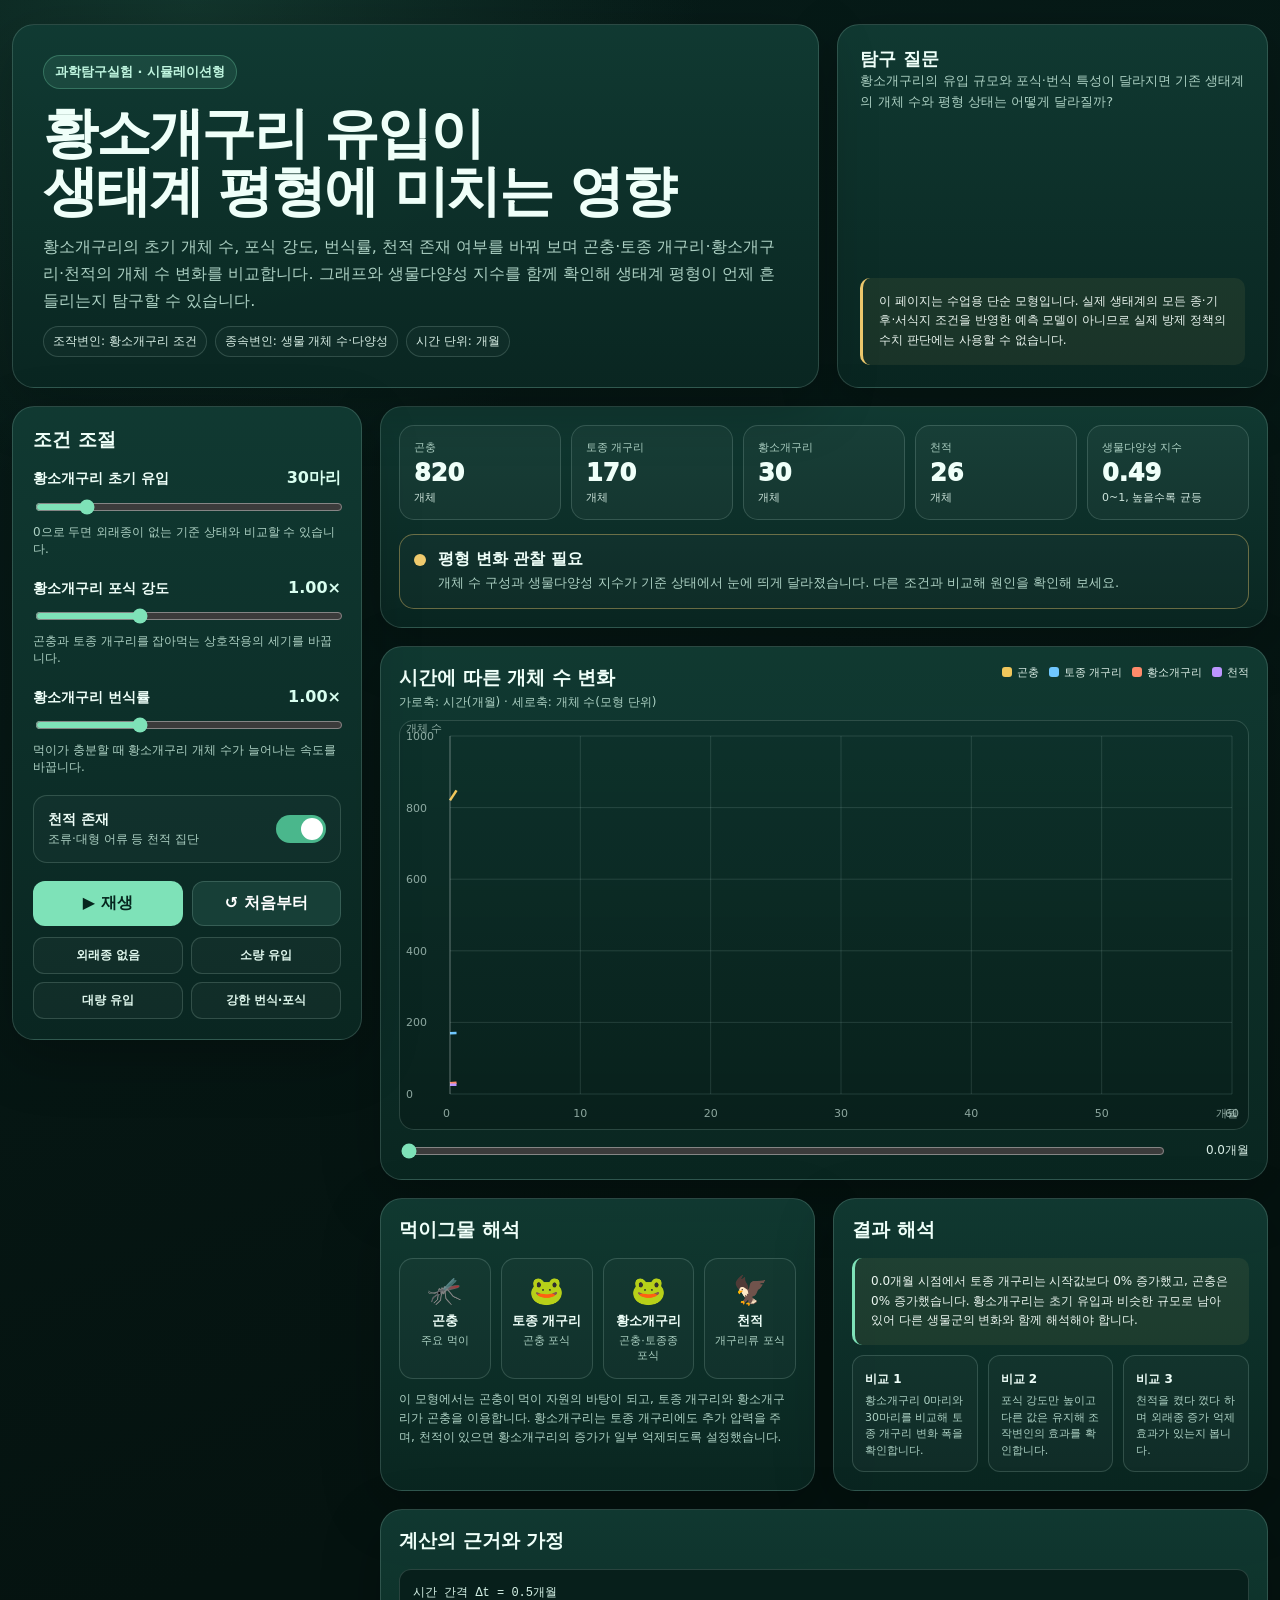
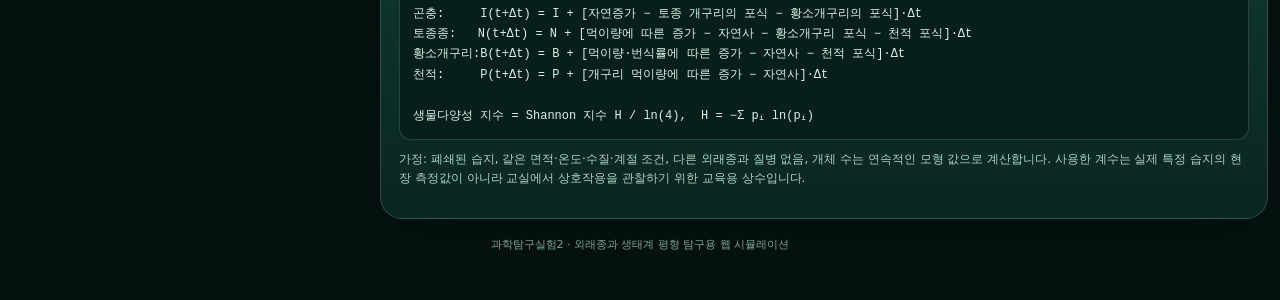
<file: bullfrog-ecosystem-sim/index.html>
<!doctype html>
<html lang="ko">
<head>
<meta charset="utf-8">
<meta name="viewport" content="width=device-width,initial-scale=1,viewport-fit=cover">
<meta name="theme-color" content="#071c19">
<title>황소개구리 생태계 평형 시뮬레이터</title>
<style>
:root{
  --bg:#071c19;--bg2:#0b2925;--panel:#0e312b;--panel2:#123d35;--line:rgba(216,255,239,.16);
  --text:#effff9;--muted:#acd0c3;--accent:#7ee2b8;--accent2:#f0cb6e;--danger:#ff8b86;
  --insect:#f1c75b;--native:#6fc7ff;--bull:#ff8a6a;--pred:#bc95ff;
}
*{box-sizing:border-box}
html{scroll-behavior:smooth}
body{margin:0;min-height:100vh;font-family:system-ui,-apple-system,BlinkMacSystemFont,"Segoe UI",sans-serif;background:
 radial-gradient(circle at 15% 0%,rgba(52,128,102,.26),transparent 32rem),
 linear-gradient(160deg,var(--bg),#051310 70%);color:var(--text)}
button,input{font:inherit}
button{cursor:pointer}
.wrap{width:min(1280px,calc(100% - 24px));margin:0 auto;padding:24px 0 48px}
.hero{display:grid;grid-template-columns:1.5fr .8fr;gap:18px;align-items:stretch;margin-bottom:18px}
.card{background:linear-gradient(180deg,rgba(17,59,51,.95),rgba(10,39,34,.95));border:1px solid var(--line);border-radius:22px;box-shadow:0 18px 60px rgba(0,0,0,.24);overflow:hidden}
.hero-main{padding:30px;position:relative}
.kicker{display:inline-flex;align-items:center;gap:8px;padding:7px 11px;border-radius:999px;background:rgba(126,226,184,.1);border:1px solid rgba(126,226,184,.28);color:#bff5df;font-size:13px;font-weight:800}
h1{font-size:clamp(30px,5vw,55px);line-height:1.05;margin:16px 0 12px;letter-spacing:-.04em}
.hero p{margin:0;color:var(--muted);font-size:16px;line-height:1.7;max-width:760px}
.hero-side{padding:22px;display:flex;flex-direction:column;justify-content:space-between;gap:14px}
.hero-side strong{font-size:18px}
.hero-side .small{font-size:13px;color:var(--muted);line-height:1.6}
.chips{display:flex;gap:8px;flex-wrap:wrap;margin-top:12px}.chip{font-size:12px;padding:6px 9px;border-radius:999px;border:1px solid var(--line);color:#d9efe6;background:rgba(255,255,255,.025)}
.grid{display:grid;grid-template-columns:350px 1fr;gap:18px;align-items:start}.controls{padding:20px;position:sticky;top:12px}.controls h2,.panel h2{font-size:19px;margin:0 0 15px}
.control{margin:0 0 19px}.labelrow{display:flex;justify-content:space-between;align-items:baseline;gap:10px;margin-bottom:8px}.labelrow label{font-size:14px;font-weight:800}.value{font-variant-numeric:tabular-nums;color:#d9fff0;font-weight:900}
input[type=range]{width:100%;accent-color:var(--accent)}
.hint{font-size:12px;color:var(--muted);line-height:1.45;margin-top:5px}
.toggle{display:flex;align-items:center;justify-content:space-between;gap:14px;padding:13px 14px;border:1px solid var(--line);border-radius:14px;background:rgba(255,255,255,.025)}
.switch{position:relative;width:50px;height:28px;flex:none}.switch input{opacity:0;width:0;height:0}.slider{position:absolute;inset:0;border-radius:999px;background:#31524b;transition:.2s}.slider:before{content:"";position:absolute;width:22px;height:22px;left:3px;top:3px;border-radius:50%;background:white;transition:.2s}.switch input:checked+.slider{background:#4ab78c}.switch input:checked+.slider:before{transform:translateX(22px)}
.actions{display:grid;grid-template-columns:1fr 1fr;gap:9px;margin-top:18px}.btn{border:0;border-radius:12px;padding:11px 12px;font-weight:850;background:#2e5b50;color:white}.btn.primary{background:var(--accent);color:#06261e}.btn.secondary{background:#173f37;border:1px solid var(--line)}.btn:active{transform:translateY(1px)}
.presets{display:grid;grid-template-columns:1fr 1fr;gap:8px;margin-top:11px}.preset{padding:9px 8px;border-radius:11px;border:1px solid var(--line);background:rgba(255,255,255,.03);color:#dff7ed;font-size:12px;font-weight:750}
.content{display:grid;gap:18px}.summary{padding:18px}.metric-grid{display:grid;grid-template-columns:repeat(5,minmax(0,1fr));gap:10px}.metric{padding:14px;border-radius:15px;background:rgba(255,255,255,.035);border:1px solid var(--line);min-width:0}.metric .name{font-size:11px;color:var(--muted);white-space:nowrap;overflow:hidden;text-overflow:ellipsis}.metric .num{font-size:24px;font-weight:950;margin-top:4px;font-variant-numeric:tabular-nums}.metric .sub{font-size:11px;color:#cfe6dd;margin-top:3px}
.status{display:flex;align-items:flex-start;gap:12px;margin-top:14px;padding:14px;border-radius:15px;border:1px solid var(--line);background:rgba(255,255,255,.025)}.status-dot{width:12px;height:12px;border-radius:50%;margin-top:5px;flex:none}.status strong{display:block;margin-bottom:3px}.status p{margin:0;color:var(--muted);font-size:13px;line-height:1.6}
.panel{padding:18px}.chart-head{display:flex;justify-content:space-between;align-items:flex-start;gap:14px;margin-bottom:9px}.chart-head p{margin:3px 0 0;font-size:12px;color:var(--muted)}.legend{display:flex;gap:10px;flex-wrap:wrap;justify-content:flex-end}.leg{display:flex;align-items:center;gap:5px;font-size:11px;color:#dceee7}.swatch{width:10px;height:10px;border-radius:3px}
.canvas-wrap{height:410px;position:relative;background:linear-gradient(180deg,rgba(0,0,0,.08),rgba(0,0,0,.18));border-radius:15px;border:1px solid var(--line);overflow:hidden}.canvas-wrap canvas{width:100%;height:100%;display:block}
.timeline{display:flex;align-items:center;gap:10px;margin-top:11px}.timeline input{flex:1}.time-readout{font-size:12px;color:#d9eee6;min-width:72px;text-align:right;font-variant-numeric:tabular-nums}
.two-col{display:grid;grid-template-columns:1fr 1fr;gap:18px}.foodweb{display:grid;grid-template-columns:repeat(4,1fr);gap:10px}.species{position:relative;padding:15px 10px;border:1px solid var(--line);background:rgba(255,255,255,.025);border-radius:14px;text-align:center}.species .ico{font-size:28px}.species strong{display:block;font-size:13px;margin-top:5px}.species span{display:block;font-size:11px;color:var(--muted);margin-top:3px}.food-note{font-size:12px;color:var(--muted);line-height:1.6;margin:11px 0 0}
.formula{font-family:ui-monospace,SFMono-Regular,Menlo,monospace;font-size:12px;line-height:1.7;padding:13px;border-radius:12px;background:#071f1b;border:1px solid var(--line);overflow:auto;white-space:pre-wrap;color:#d7f3e8}.assumption{margin-top:10px;font-size:12px;color:var(--muted);line-height:1.6}.explain-grid{display:grid;grid-template-columns:repeat(3,1fr);gap:10px;margin-top:10px}.explain{padding:12px;border-radius:12px;background:rgba(255,255,255,.026);border:1px solid var(--line)}.explain b{font-size:12px}.explain p{margin:5px 0 0;font-size:11px;color:var(--muted);line-height:1.5}
.note{padding:14px 16px;border-left:3px solid var(--accent2);background:rgba(240,203,110,.07);border-radius:10px;color:#ebf6f0;font-size:12px;line-height:1.65}.footer{margin-top:18px;text-align:center;color:#7da498;font-size:11px}
@media(max-width:980px){.hero{grid-template-columns:1fr}.grid{grid-template-columns:1fr}.controls{position:static}.metric-grid{grid-template-columns:repeat(2,1fr)}.metric:last-child{grid-column:1/-1}.two-col{grid-template-columns:1fr}}
@media(max-width:620px){.wrap{width:min(100% - 14px,1280px);padding-top:8px}.hero-main{padding:22px}.hero-side,.controls,.panel,.summary{padding:15px}.metric-grid{grid-template-columns:1fr 1fr}.metric .num{font-size:20px}.canvas-wrap{height:330px}.foodweb{grid-template-columns:1fr 1fr}.explain-grid{grid-template-columns:1fr}.chart-head{display:block}.legend{justify-content:flex-start;margin-top:8px}.actions{grid-template-columns:1fr 1fr}}
</style>
</head>
<body>
<div class="wrap">
  <section class="hero">
    <div class="card hero-main">
      <div class="kicker">과학탐구실험 · 시뮬레이션형</div>
      <h1>황소개구리 유입이<br>생태계 평형에 미치는 영향</h1>
      <p>황소개구리의 초기 개체 수, 포식 강도, 번식률, 천적 존재 여부를 바꿔 보며 곤충·토종 개구리·황소개구리·천적의 개체 수 변화를 비교합니다. 그래프와 생물다양성 지수를 함께 확인해 생태계 평형이 언제 흔들리는지 탐구할 수 있습니다.</p>
      <div class="chips"><span class="chip">조작변인: 황소개구리 조건</span><span class="chip">종속변인: 생물 개체 수·다양성</span><span class="chip">시간 단위: 개월</span></div>
    </div>
    <aside class="card hero-side">
      <div><strong>탐구 질문</strong><p class="small">황소개구리의 유입 규모와 포식·번식 특성이 달라지면 기존 생태계의 개체 수와 평형 상태는 어떻게 달라질까?</p></div>
      <div class="note">이 페이지는 수업용 단순 모형입니다. 실제 생태계의 모든 종·기후·서식지 조건을 반영한 예측 모델이 아니므로 실제 방제 정책의 수치 판단에는 사용할 수 없습니다.</div>
    </aside>
  </section>

  <div class="grid">
    <aside class="card controls">
      <h2>조건 조절</h2>
      <div class="control">
        <div class="labelrow"><label for="bull0">황소개구리 초기 유입</label><span class="value" id="bull0v">30마리</span></div>
        <input id="bull0" type="range" min="0" max="200" step="5" value="30">
        <div class="hint">0으로 두면 외래종이 없는 기준 상태와 비교할 수 있습니다.</div>
      </div>
      <div class="control">
        <div class="labelrow"><label for="predation">황소개구리 포식 강도</label><span class="value" id="predationv">1.00×</span></div>
        <input id="predation" type="range" min="0.4" max="2.2" step="0.05" value="1">
        <div class="hint">곤충과 토종 개구리를 잡아먹는 상호작용의 세기를 바꿉니다.</div>
      </div>
      <div class="control">
        <div class="labelrow"><label for="breed">황소개구리 번식률</label><span class="value" id="breedv">1.00×</span></div>
        <input id="breed" type="range" min="0.4" max="2.2" step="0.05" value="1">
        <div class="hint">먹이가 충분할 때 황소개구리 개체 수가 늘어나는 속도를 바꿉니다.</div>
      </div>
      <div class="toggle">
        <div><b style="font-size:14px">천적 존재</b><div class="hint" style="margin:2px 0 0">조류·대형 어류 등 천적 집단</div></div>
        <label class="switch"><input id="predatorOn" type="checkbox" checked><span class="slider"></span></label>
      </div>
      <div class="actions">
        <button class="btn primary" id="playBtn">▶ 재생</button>
        <button class="btn secondary" id="resetBtn">↺ 처음부터</button>
      </div>
      <div class="presets">
        <button class="preset" data-preset="none">외래종 없음</button>
        <button class="preset" data-preset="low">소량 유입</button>
        <button class="preset" data-preset="high">대량 유입</button>
        <button class="preset" data-preset="strong">강한 번식·포식</button>
      </div>
    </aside>

    <main class="content">
      <section class="card summary">
        <div class="metric-grid">
          <div class="metric"><div class="name">곤충</div><div class="num" id="mI">-</div><div class="sub">개체</div></div>
          <div class="metric"><div class="name">토종 개구리</div><div class="num" id="mN">-</div><div class="sub">개체</div></div>
          <div class="metric"><div class="name">황소개구리</div><div class="num" id="mB">-</div><div class="sub">개체</div></div>
          <div class="metric"><div class="name">천적</div><div class="num" id="mP">-</div><div class="sub">개체</div></div>
          <div class="metric"><div class="name">생물다양성 지수</div><div class="num" id="mD">-</div><div class="sub">0~1, 높을수록 균등</div></div>
        </div>
        <div class="status" id="statusBox"><span class="status-dot"></span><div><strong id="statusTitle">계산 중</strong><p id="statusText">조건을 바꾸면 결과가 자동으로 다시 계산됩니다.</p></div></div>
      </section>

      <section class="card panel">
        <div class="chart-head">
          <div><h2 style="margin:0">시간에 따른 개체 수 변화</h2><p>가로축: 시간(개월) · 세로축: 개체 수(모형 단위)</p></div>
          <div class="legend"><span class="leg"><i class="swatch" style="background:var(--insect)"></i>곤충</span><span class="leg"><i class="swatch" style="background:var(--native)"></i>토종 개구리</span><span class="leg"><i class="swatch" style="background:var(--bull)"></i>황소개구리</span><span class="leg"><i class="swatch" style="background:var(--pred)"></i>천적</span></div>
        </div>
        <div class="canvas-wrap"><canvas id="chart"></canvas></div>
        <div class="timeline"><input id="timeSlider" type="range" min="0" max="120" value="0" step="1"><span class="time-readout" id="timeReadout">0.0개월</span></div>
      </section>

      <div class="two-col">
        <section class="card panel">
          <h2>먹이그물 해석</h2>
          <div class="foodweb">
            <div class="species"><div class="ico">🦟</div><strong>곤충</strong><span>주요 먹이</span></div>
            <div class="species"><div class="ico">🐸</div><strong>토종 개구리</strong><span>곤충 포식</span></div>
            <div class="species"><div class="ico">🐸</div><strong>황소개구리</strong><span>곤충·토종종 포식</span></div>
            <div class="species"><div class="ico">🦅</div><strong>천적</strong><span>개구리류 포식</span></div>
          </div>
          <p class="food-note">이 모형에서는 곤충이 먹이 자원의 바탕이 되고, 토종 개구리와 황소개구리가 곤충을 이용합니다. 황소개구리는 토종 개구리에도 추가 압력을 주며, 천적이 있으면 황소개구리의 증가가 일부 억제되도록 설정했습니다.</p>
        </section>
        <section class="card panel">
          <h2>결과 해석</h2>
          <div id="interpretation" class="note" style="border-left-color:var(--accent)">조건을 바꿔 결과를 비교해 보세요.</div>
          <div class="explain-grid">
            <div class="explain"><b>비교 1</b><p>황소개구리 0마리와 30마리를 비교해 토종 개구리 변화 폭을 확인합니다.</p></div>
            <div class="explain"><b>비교 2</b><p>포식 강도만 높이고 다른 값은 유지해 조작변인의 효과를 확인합니다.</p></div>
            <div class="explain"><b>비교 3</b><p>천적을 켰다 껐다 하며 외래종 증가 억제 효과가 있는지 봅니다.</p></div>
          </div>
        </section>
      </div>

      <section class="card panel">
        <h2>계산의 근거와 가정</h2>
        <div class="formula">시간 간격 Δt = 0.5개월
곤충:     I(t+Δt) = I + [자연증가 − 토종 개구리의 포식 − 황소개구리의 포식]·Δt
토종종:   N(t+Δt) = N + [먹이량에 따른 증가 − 자연사 − 황소개구리 포식 − 천적 포식]·Δt
황소개구리:B(t+Δt) = B + [먹이량·번식률에 따른 증가 − 자연사 − 천적 포식]·Δt
천적:     P(t+Δt) = P + [개구리 먹이량에 따른 증가 − 자연사]·Δt

생물다양성 지수 = Shannon 지수 H / ln(4),  H = −Σ pᵢ ln(pᵢ)</div>
        <p class="assumption">가정: 폐쇄된 습지, 같은 면적·온도·수질·계절 조건, 다른 외래종과 질병 없음, 개체 수는 연속적인 모형 값으로 계산합니다. 사용한 계수는 실제 특정 습지의 현장 측정값이 아니라 교실에서 상호작용을 관찰하기 위한 교육용 상수입니다.</p>
      </section>
    </main>
  </div>
  <div class="footer">과학탐구실험2 · 외래종과 생태계 평형 탐구용 웹 시뮬레이션</div>
</div>

<script>
(function(){
  'use strict';
  var el = function(id){return document.getElementById(id)};
  var controls = {bull0:el('bull0'),predation:el('predation'),breed:el('breed'),predatorOn:el('predatorOn')};
  var canvas = el('chart'), ctx = canvas.getContext('2d');
  var series = null, cursor = 0, playing = false, timer = null;
  var colors = {I:'#f1c75b',N:'#6fc7ff',B:'#ff8a6a',P:'#bc95ff'};
  var steps = 120, dt = 0.5;

  function clamp(v,min,max){return Math.max(min,Math.min(max,v))}
  function params(){return {B0:+controls.bull0.value,pred:+controls.predation.value,breed:+controls.breed.value,predator:controls.predatorOn.checked}}

  function shannonNormalized(vals){
    var total = vals.reduce(function(a,b){return a+Math.max(0,b)},0);
    if(total<=0) return 0;
    var h=0;
    vals.forEach(function(v){var p=Math.max(0,v)/total;if(p>0)h-=p*Math.log(p)});
    return clamp(h/Math.log(4),0,1);
  }

  function simulate(){
    var p=params();
    var I=820,N=170,B=p.B0,P=p.predator?26:0;
    var out={t:[],I:[],N:[],B:[],P:[],D:[]};
    for(var s=0;s<=steps;s++){
      out.t.push(s*dt);out.I.push(I);out.N.push(N);out.B.push(B);out.P.push(P);out.D.push(shannonNormalized([I,N,B,P]));
      if(s===steps) break;
      var KI=1050, KN=320;
      var insectGrowth=0.50*I*(1-I/KI);
      var nativeEat=0.22*N*(I/KI);
      var bullEatInsect=0.18*p.pred*B*(I/KI);
      var dI=insectGrowth-nativeEat-bullEatInsect;

      var foodForNative=I/KI;
      var nativeGrowth=0.23*N*(foodForNative-0.28)*(1-N/KN);
      var nativeNatural=0.035*N;
      var bullOnNative=0.11*p.pred*B*(N/(N+170));
      var predatorOnNative=p.predator?0.028*P*(N/(N+130)):0;
      var dN=nativeGrowth-nativeNatural-bullOnNative-predatorOnNative;

      var preyFactor=clamp(0.62*(I/KI)+0.38*(N/220),0,1.6);
      var bullGrowth=0.30*p.breed*B*(preyFactor-0.18)*(1-B/520);
      var bullNatural=0.045*B;
      var predOnBull=p.predator?0.13*P*(B/(B+110)):0;
      var dB=bullGrowth-bullNatural-predOnBull;

      var dP=0;
      if(p.predator){
        var preyAvail=clamp((B+0.45*N)/350,0,1.7);
        dP=0.14*P*(preyAvail-0.34)*(1-P/95)-0.018*P;
      }

      I=clamp(I+dI*dt,0,1800);
      N=clamp(N+dN*dt,0,700);
      B=clamp(B+dB*dt,0,1000);
      P=p.predator?clamp(P+dP*dt,0,180):0;
      if(I<0.01)I=0;if(N<0.01)N=0;if(B<0.01)B=0;if(P<0.01)P=0;
    }
    series=out;
  }

  function resizeCanvas(){
    var rect=canvas.getBoundingClientRect(), dpr=Math.min(window.devicePixelRatio||1,2);
    canvas.width=Math.max(1,Math.round(rect.width*dpr));canvas.height=Math.max(1,Math.round(rect.height*dpr));ctx.setTransform(dpr,0,0,dpr,0,0);
    draw();
  }

  function niceMax(v){
    if(v<=10)return 10;var p=Math.pow(10,Math.floor(Math.log10(v))),n=v/p;var m=n<=1?1:n<=2?2:n<=5?5:10;return m*p;
  }

  function draw(){
    if(!series)return;
    var w=canvas.clientWidth,h=canvas.clientHeight;ctx.clearRect(0,0,w,h);
    var pad={l:50,r:16,t:15,b:35};var pw=w-pad.l-pad.r,ph=h-pad.t-pad.b;
    var upto=Math.max(1,cursor), maxv=0;
    ['I','N','B','P'].forEach(function(k){for(var i=0;i<=Math.max(cursor,1);i++)maxv=Math.max(maxv,series[k][i]||0)});
    maxv=niceMax(Math.max(100,maxv*1.08));
    ctx.font='11px system-ui';ctx.lineWidth=1;ctx.strokeStyle='rgba(220,255,242,.12)';ctx.fillStyle='rgba(210,235,226,.66)';
    for(var gy=0;gy<=5;gy++){
      var y=pad.t+ph*(gy/5);ctx.beginPath();ctx.moveTo(pad.l,y);ctx.lineTo(w-pad.r,y);ctx.stroke();
      var val=Math.round(maxv*(1-gy/5));ctx.fillText(String(val),6,y+4);
    }
    for(var gx=0;gx<=6;gx++){
      var x=pad.l+pw*(gx/6);ctx.beginPath();ctx.moveTo(x,pad.t);ctx.lineTo(x,h-pad.b);ctx.stroke();
      var tv=60*(gx/6);ctx.fillText(String(Math.round(tv)),x-7,h-12);
    }
    ctx.fillText('개체 수',6,11);ctx.fillText('개월',w-32,h-12);
    function line(k){
      ctx.beginPath();ctx.lineWidth=2.5;ctx.strokeStyle=colors[k];
      for(var i=0;i<=upto;i++){
        var x=pad.l+pw*(i/steps),y=pad.t+ph*(1-series[k][i]/maxv);
        if(i===0)ctx.moveTo(x,y);else ctx.lineTo(x,y);
      }
      ctx.stroke();
    }
    ['I','N','B','P'].forEach(line);
    var cx=pad.l+pw*(cursor/steps);ctx.strokeStyle='rgba(255,255,255,.28)';ctx.lineWidth=1;ctx.beginPath();ctx.moveTo(cx,pad.t);ctx.lineTo(cx,h-pad.b);ctx.stroke();
  }

  function stateAt(i){return {I:series.I[i],N:series.N[i],B:series.B[i],P:series.P[i],D:series.D[i]}}
  function pct(v,base){return base?((v/base-1)*100):0}
  function classify(i){
    var s=stateAt(i), p=params(), baseN=170, baseI=820;
    var nRatio=s.N/baseN, iRatio=s.I/baseI;
    if(s.N<8 || s.I<30) return {level:'danger',title:'평형 붕괴 위험이 큼',text:'토종 개구리 또는 곤충이 매우 낮아졌습니다. 이 모형에서는 먹이그물의 한 축이 거의 사라진 상태입니다.'};
    if(nRatio<0.35 || iRatio<0.35 || s.B>420) return {level:'warn',title:'생태계가 크게 흔들림',text:'기준 상태보다 토종 생물의 감소 폭이 크거나 황소개구리가 높은 수준으로 증가했습니다.'};
    if(p.B0===0 && nRatio>0.65 && iRatio>0.55) return {level:'ok',title:'기준 생태계가 비교적 안정',text:'황소개구리가 없는 조건에서 곤충과 토종 개구리의 상호작용이 큰 붕괴 없이 유지되고 있습니다.'};
    if(nRatio<0.7 || s.D<0.58) return {level:'watch',title:'평형 변화 관찰 필요',text:'개체 수 구성과 생물다양성 지수가 기준 상태에서 눈에 띄게 달라졌습니다. 다른 조건과 비교해 원인을 확인해 보세요.'};
    return {level:'ok',title:'현재 조건에서는 비교적 안정',text:'모형 범위에서 주요 생물군이 모두 유지되고 있습니다. 장기 변화와 다른 조건도 함께 비교하는 것이 좋습니다.'};
  }

  function updateMetrics(){
    var s=stateAt(cursor), c=classify(cursor);
    el('mI').textContent=Math.round(s.I);el('mN').textContent=Math.round(s.N);el('mB').textContent=Math.round(s.B);el('mP').textContent=Math.round(s.P);el('mD').textContent=s.D.toFixed(2);
    el('timeReadout').textContent=series.t[cursor].toFixed(1)+'개월';el('timeSlider').value=cursor;
    var box=el('statusBox'),dot=box.querySelector('.status-dot');
    var color=c.level==='danger'?'#ff6f6a':c.level==='warn'?'#ffab66':c.level==='watch'?'#f0cb6e':'#7ee2b8';
    dot.style.background=color;box.style.borderColor=color+'66';el('statusTitle').textContent=c.title;el('statusText').textContent=c.text;
    var nChange=pct(s.N,170), iChange=pct(s.I,820);
    var p=params();
    var txt=''+series.t[cursor].toFixed(1)+'개월 시점에서 토종 개구리는 시작값보다 '+Math.abs(nChange).toFixed(0)+'% '+(nChange<0?'감소':'증가')+'했고, 곤충은 '+Math.abs(iChange).toFixed(0)+'% '+(iChange<0?'감소':'증가')+'했습니다. ';
    if(p.B0===0) txt+='이 조건은 외래종이 없는 기준선으로 사용할 수 있습니다.';
    else if(s.B>p.B0*1.6) txt+='황소개구리가 초기 유입 개체 수보다 크게 증가해 먹이그물에 가하는 압력이 커진 조건입니다.';
    else if(s.B<p.B0*0.45) txt+='황소개구리는 초기 유입보다 크게 줄었습니다. 천적과 먹이 조건이 증가를 억제한 것으로 해석할 수 있습니다.';
    else txt+='황소개구리는 초기 유입과 비슷한 규모로 남아 있어 다른 생물군의 변화와 함께 해석해야 합니다.';
    el('interpretation').textContent=txt;
  }

  function stop(){playing=false;clearInterval(timer);timer=null;el('playBtn').textContent='▶ 재생'}
  function play(){
    if(playing){stop();return}
    if(cursor>=steps)cursor=0;playing=true;el('playBtn').textContent='⏸ 일시정지';
    timer=setInterval(function(){cursor++;if(cursor>=steps){cursor=steps;stop()}draw();updateMetrics()},45);
  }
  function recompute(keepCursor){
    simulate();if(!keepCursor)cursor=0;cursor=clamp(cursor,0,steps);draw();updateMetrics();
  }
  function updateLabels(){
    el('bull0v').textContent=controls.bull0.value+'마리';el('predationv').textContent=(+controls.predation.value).toFixed(2)+'×';el('breedv').textContent=(+controls.breed.value).toFixed(2)+'×';
  }

  Object.keys(controls).forEach(function(k){controls[k].addEventListener('input',function(){stop();updateLabels();recompute(true)})});
  el('playBtn').addEventListener('click',play);
  el('resetBtn').addEventListener('click',function(){stop();cursor=0;draw();updateMetrics()});
  el('timeSlider').addEventListener('input',function(){stop();cursor=+this.value;draw();updateMetrics()});
  document.querySelectorAll('.preset').forEach(function(b){b.addEventListener('click',function(){
    stop();var q=this.getAttribute('data-preset');
    if(q==='none'){controls.bull0.value=0;controls.predation.value=1;controls.breed.value=1;controls.predatorOn.checked=true}
    if(q==='low'){controls.bull0.value=20;controls.predation.value=.9;controls.breed.value=.9;controls.predatorOn.checked=true}
    if(q==='high'){controls.bull0.value=120;controls.predation.value=1.3;controls.breed.value=1.35;controls.predatorOn.checked=true}
    if(q==='strong'){controls.bull0.value=80;controls.predation.value=1.8;controls.breed.value=1.8;controls.predatorOn.checked=false}
    updateLabels();cursor=0;recompute(false);
  })});
  window.addEventListener('resize',resizeCanvas);
  updateLabels();simulate();resizeCanvas();updateMetrics();
})();
</script>
</body>
</html>
</file>
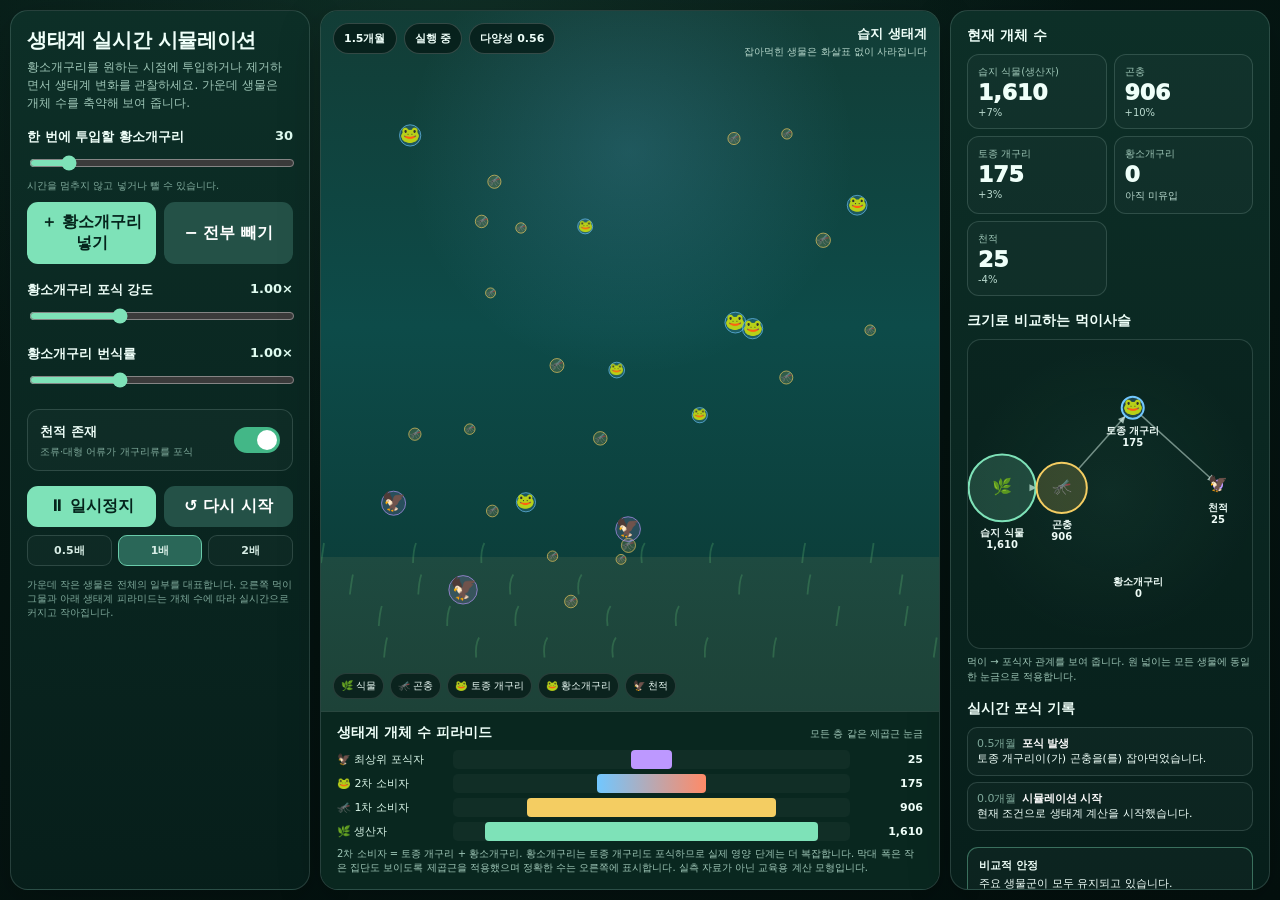
<file: rhkgkrtodanf/index.html>
<!doctype html>
<html lang="ko">
<head>
<meta charset="utf-8">
<meta name="viewport" content="width=device-width,initial-scale=1,viewport-fit=cover">
<meta name="theme-color" content="#061915">
<title>황소개구리 생태계 실시간 시뮬레이션</title>
<style>
:root{--bg:#061915;--panel:#0b2a24;--line:rgba(222,255,244,.15);--text:#effff9;--muted:#9ec6b7;--green:#7ee2b8;--yellow:#f4cd62;--blue:#71c7ff;--orange:#ff8a67;--purple:#bd98ff}
*{box-sizing:border-box}html,body{margin:0;width:100%;height:100%;overflow:hidden;background:#061915;color:var(--text);font-family:system-ui,-apple-system,BlinkMacSystemFont,"Segoe UI",sans-serif}
button,input{font:inherit}button{cursor:pointer}.app{height:100vh;display:grid;grid-template-columns:300px minmax(0,1fr) 320px;gap:10px;padding:10px;background:radial-gradient(circle at 35% -10%,rgba(48,123,96,.25),transparent 40rem),linear-gradient(160deg,#061915,#04100e)}
.panel{background:linear-gradient(180deg,rgba(13,48,40,.98),rgba(7,31,27,.98));border:1px solid var(--line);border-radius:18px;min-height:0;box-shadow:0 12px 45px rgba(0,0,0,.18)}
.left,.right{padding:16px;overflow:auto}h1{font-size:20px;margin:0 0 4px;letter-spacing:-.02em}.sub{font-size:12px;color:var(--muted);line-height:1.5;margin-bottom:16px}
.control{margin:0 0 17px}.labelrow{display:flex;justify-content:space-between;gap:10px;margin-bottom:7px;font-size:13px}.labelrow b{font-weight:800}.value{font-weight:900;color:#dffbf0;font-variant-numeric:tabular-nums}
input[type=range]{width:100%;accent-color:var(--green)}.hint{font-size:10px;color:#7fa99b;margin-top:4px;line-height:1.4}
.toggle{display:flex;align-items:center;justify-content:space-between;padding:11px 12px;border:1px solid var(--line);border-radius:12px;background:rgba(255,255,255,.025)}
.switch{position:relative;width:46px;height:26px}.switch input{opacity:0;width:0;height:0}.slider{position:absolute;inset:0;background:#36534c;border-radius:999px;transition:.2s}.slider:before{content:"";position:absolute;width:20px;height:20px;left:3px;top:3px;border-radius:50%;background:white;transition:.2s}.switch input:checked+.slider{background:#43b787}.switch input:checked+.slider:before{transform:translateX(20px)}
.buttons{display:grid;grid-template-columns:1fr 1fr;gap:8px;margin-top:15px}.btn{border:0;border-radius:11px;padding:10px 8px;font-weight:850;background:#245147;color:white}.btn.main{background:var(--green);color:#05241c}.btn:active{transform:translateY(1px)}
.speedrow{display:grid;grid-template-columns:repeat(3,1fr);gap:6px;margin-top:8px}.speed{border:1px solid var(--line);background:rgba(255,255,255,.025);color:#d8eee6;border-radius:9px;padding:7px;font-size:11px;font-weight:800}.speed.active{background:#2a6758;border-color:#69cbaa}
.center{display:flex;flex-direction:column;overflow:hidden}.world-area{position:relative;flex:1;min-height:240px;overflow:hidden}.pyramid-wrap{flex:none;padding:12px 16px 14px;border-top:1px solid var(--line);background:#09271f}.pyramid-heading{display:flex;justify-content:space-between;align-items:baseline;gap:10px;margin-bottom:8px}.pyramid-heading b{font-size:14px}.pyramid-heading small{font-size:10px;color:var(--muted)}.pyramid-level{display:grid;grid-template-columns:108px minmax(0,1fr) 65px;gap:8px;align-items:center;margin-bottom:5px}.level-label{font-size:11px;color:#d9f5e8}.level-track{height:19px;display:flex;justify-content:center;align-items:stretch;border-radius:5px;background:rgba(255,255,255,.03)}.level-bar{height:100%;border-radius:4px;min-width:0;transition:width .4s ease}.level-count{font-size:11px;font-weight:850;text-align:right;font-variant-numeric:tabular-nums}.pyramid-note{font-size:10px;color:var(--muted);line-height:1.4;margin-top:6px}#world{display:block;width:100%;height:100%;background:radial-gradient(circle at 50% 20%,rgba(113,199,255,.16),transparent 35%),linear-gradient(180deg,#123d36 0%,#0d4b49 45%,#0b3732 100%)}
.hud{position:absolute;left:12px;top:12px;display:flex;gap:7px;flex-wrap:wrap;pointer-events:none}.badge{padding:7px 10px;border:1px solid rgba(255,255,255,.18);background:rgba(4,22,18,.7);backdrop-filter:blur(6px);border-radius:999px;font-size:11px;font-weight:800}
.legend{position:absolute;left:12px;bottom:12px;display:flex;gap:6px;flex-wrap:wrap;max-width:75%;pointer-events:none}.legend span{font-size:10px;padding:5px 7px;border-radius:999px;background:rgba(4,22,18,.68);border:1px solid rgba(255,255,255,.12)}
.center-title{position:absolute;right:12px;top:12px;text-align:right;pointer-events:none}.center-title b{font-size:13px}.center-title small{display:block;color:#b6d7cb;font-size:10px;margin-top:2px}
.section{margin-bottom:16px}.section h2{font-size:14px;margin:0 0 9px}.stats{display:grid;grid-template-columns:1fr 1fr;gap:7px}.stat{padding:10px;border:1px solid var(--line);border-radius:12px;background:rgba(255,255,255,.024)}
.stat .name{font-size:10px;color:var(--muted)}.stat .num{font-size:22px;font-weight:950;margin-top:1px;font-variant-numeric:tabular-nums}.stat .delta{font-size:10px;margin-top:2px;color:#badacf}
.web{position:relative;height:310px;border:1px solid var(--line);border-radius:14px;background:radial-gradient(circle at 50% 50%,rgba(87,168,139,.08),transparent 70%),rgba(0,0,0,.08);overflow:hidden}#foodweb{width:100%;height:100%;display:block}
.web-note{font-size:10px;color:var(--muted);line-height:1.45;margin-top:6px}.log{display:flex;flex-direction:column;gap:6px;max-height:205px;overflow:auto}.event{padding:8px 9px;border:1px solid var(--line);border-radius:10px;background:rgba(255,255,255,.023);font-size:11px;line-height:1.4}.event b{color:#fff}.time{color:#7fa99b;margin-right:5px;font-variant-numeric:tabular-nums}
.status{padding:10px 11px;border-radius:11px;border:1px solid var(--line);background:rgba(255,255,255,.025);font-size:11px;line-height:1.5}.status strong{display:block;margin-bottom:2px}
@media(max-width:1050px){html,body{overflow:auto;height:auto}.app{height:auto;min-height:100vh;grid-template-columns:260px 1fr;padding:7px}.right{grid-column:1/-1;display:grid;grid-template-columns:1fr 1fr 1fr;gap:12px}.center{height:78vh}}
@media(max-width:760px){.app{display:flex;flex-direction:column}.left,.right{overflow:visible}.center{height:76vh;min-height:600px}.pyramid-level{grid-template-columns:94px minmax(0,1fr) 52px;gap:5px}.pyramid-wrap{padding:10px}.right{display:block}.web{height:300px}.stats{grid-template-columns:repeat(4,1fr)}.stat .num{font-size:17px}}
</style>
</head>
<body>
<div class="app">
  <aside class="panel left">
    <h1>생태계 실시간 시뮬레이션</h1>
    <div class="sub">황소개구리를 원하는 시점에 투입하거나 제거하면서 생태계 변화를 관찰하세요. 가운데 생물은 개체 수를 축약해 보여 줍니다.</div>
    <div class="control"><div class="labelrow"><b>한 번에 투입할 황소개구리</b><span class="value" id="bull0v">30</span></div><input id="bull0" type="range" min="5" max="200" step="5" value="30"><div class="hint">시간을 멈추지 않고 넣거나 뺄 수 있습니다.</div><div class="buttons" style="margin-top:9px"><button class="btn main" id="addBullBtn">＋ 황소개구리 넣기</button><button class="btn" id="removeBullBtn">− 전부 빼기</button></div></div>
    <div class="control"><div class="labelrow"><b>황소개구리 포식 강도</b><span class="value" id="predationv">1.00×</span></div><input id="predation" type="range" min="0.4" max="2.2" step="0.05" value="1"></div>
    <div class="control"><div class="labelrow"><b>황소개구리 번식률</b><span class="value" id="breedv">1.00×</span></div><input id="breed" type="range" min="0.4" max="2.2" step="0.05" value="1"></div>
    <div class="toggle"><div><b style="font-size:13px">천적 존재</b><div class="hint">조류·대형 어류가 개구리류를 포식</div></div><label class="switch"><input id="predatorOn" type="checkbox" checked><span class="slider"></span></label></div>
    <div class="buttons"><button class="btn main" id="playBtn">⏸ 일시정지</button><button class="btn" id="resetBtn">↺ 다시 시작</button></div>
    <div class="speedrow"><button class="speed" data-speed="0.5">0.5배</button><button class="speed active" data-speed="1">1배</button><button class="speed" data-speed="2">2배</button></div>
    <div class="hint" style="margin-top:12px">가운데 작은 생물은 전체의 일부를 대표합니다. 오른쪽 먹이그물과 아래 생태계 피라미드는 개체 수에 따라 실시간으로 커지고 작아집니다.</div>
  </aside>

  <main class="panel center">
    <div class="world-area">
      <canvas id="world"></canvas>
      <div class="hud"><span class="badge" id="clock">0.0개월</span><span class="badge" id="simState">실행 중</span><span class="badge" id="diversity">다양성 0.00</span></div>
      <div class="center-title"><b>습지 생태계</b><small>잡아먹힌 생물은 화살표 없이 사라집니다</small></div>
      <div class="legend"><span>🌿 식물</span><span>🦟 곤충</span><span>🐸 토종 개구리</span><span>🐸 황소개구리</span><span>🦅 천적</span></div>
    </div>
    <section class="pyramid-wrap" aria-label="실시간 생태계 개체 수 피라미드">
      <div class="pyramid-heading"><b>생태계 개체 수 피라미드</b><small>모든 층 같은 제곱근 눈금</small></div>
      <div class="pyramid-level"><span class="level-label">🦅 최상위 포식자</span><div class="level-track"><div id="barTop" class="level-bar" style="background:var(--purple)"></div></div><span class="level-count" id="countTop">26</span></div>
      <div class="pyramid-level"><span class="level-label">🐸 2차 소비자</span><div class="level-track"><div id="barFrogs" class="level-bar" style="background:linear-gradient(90deg,var(--blue),var(--orange))"></div></div><span class="level-count" id="countFrogs">170</span></div>
      <div class="pyramid-level"><span class="level-label">🦟 1차 소비자</span><div class="level-track"><div id="barInsects" class="level-bar" style="background:var(--yellow)"></div></div><span class="level-count" id="countInsects">820</span></div>
      <div class="pyramid-level"><span class="level-label">🌿 생산자</span><div class="level-track"><div id="barPlants" class="level-bar" style="background:var(--green)"></div></div><span class="level-count" id="countPlants">1,500</span></div>
      <div class="pyramid-note">2차 소비자 = 토종 개구리 + 황소개구리. 황소개구리는 토종 개구리도 포식하므로 실제 영양 단계는 더 복잡합니다. 막대 폭은 작은 집단도 보이도록 제곱근을 적용했으며 정확한 수는 오른쪽에 표시합니다. 실측 자료가 아닌 교육용 계산 모형입니다.</div>
    </section>
  </main>
  <aside class="panel right">
    <section class="section"><h2>현재 개체 수</h2><div class="stats"><div class="stat"><div class="name">습지 식물(생산자)</div><div class="num" id="nV">1,500</div><div class="delta" id="dV">기준</div></div>
      <div class="stat"><div class="name">곤충</div><div class="num" id="nI">820</div><div class="delta" id="dI">기준</div></div>
      <div class="stat"><div class="name">토종 개구리</div><div class="num" id="nN">170</div><div class="delta" id="dN">기준</div></div>
      <div class="stat"><div class="name">황소개구리</div><div class="num" id="nB">30</div><div class="delta" id="dB">기준</div></div>
      <div class="stat"><div class="name">천적</div><div class="num" id="nP">26</div><div class="delta" id="dP">기준</div></div>
    </div></section>
    <section class="section"><h2>크기로 비교하는 먹이사슬</h2><div class="web"><canvas id="foodweb"></canvas></div><div class="web-note">먹이 → 포식자 관계를 보여 줍니다. 원 넓이는 모든 생물에 동일한 눈금으로 적용합니다.</div></section>
    <section class="section"><h2>실시간 포식 기록</h2><div class="log" id="log"></div></section>
    <section class="section"><div class="status" id="status"><strong>상태 계산 중</strong>개체 수 변화를 관찰하고 있습니다.</div></section>
  </aside>
</div>
<script>
(function(){
'use strict';
const $=id=>document.getElementById(id),world=$('world'),wctx=world.getContext('2d'),web=$('foodweb'),fctx=web.getContext('2d');
const controls={bull0:$('bull0'),predation:$('predation'),breed:$('breed'),predatorOn:$('predatorOn')};
let state,initial,running=true,speed=1,last=performance.now(),simMonth=0,sprites=[],effects=[],eventCooldown=0,accum=0;
const DT=.5,colors={V:'#7ee2b8',I:'#f4cd62',N:'#71c7ff',B:'#ff8a67',P:'#bd98ff'},labels={V:'습지 식물',I:'곤충',N:'토종 개구리',B:'황소개구리',P:'천적'},emoji={V:'🌿',I:'🦟',N:'🐸',B:'🐸',P:'🦅'};
const clamp=(v,a,b)=>Math.max(a,Math.min(b,v)),params=()=>({B0:+controls.bull0.value,pred:+controls.predation.value,breed:+controls.breed.value,predator:controls.predatorOn.checked}),fmt=n=>Math.round(n).toLocaleString('ko-KR');
function shannon(s){const vals=[s.V,s.I,s.N,s.B,s.P].filter(v=>v>0),total=vals.reduce((a,b)=>a+b,0);if(!total)return 0;let h=0;vals.forEach(v=>{const p=v/total;h-=p*Math.log(p)});return clamp(h/Math.log(5),0,1)}
function reset(){const p=params();state={V:1500,I:820,N:170,B:0,P:p.predator?26:0};initial={...state};simMonth=0;accum=0;effects=[];eventCooldown=0;$('log').innerHTML='';makeSprites();updateUI();pushLog('시뮬레이션 시작','현재 조건으로 생태계 계산을 시작했습니다.')}
function makeSprites(){sprites=[];['I','N','B','P'].forEach(t=>{const count=t==='I'?28:t==='N'?18:t==='B'?16:10;for(let i=0;i<count;i++)sprites.push({type:t,x:.1+Math.random()*.8,y:.15+Math.random()*.7,vx:(Math.random()-.5)*.11,vy:(Math.random()-.5)*.11,size:.8+Math.random()*.4})})}
function stepModel(){
 const p=params(),V=state.V,I=state.I,N=state.N,B=state.B,P=state.P,KI=1050,KN=320;
 const plantGrowth=.23*V*(1-V/2300),plantGrazing=.065*I*V/(V+400),dV=plantGrowth-plantGrazing;
 const plantFood=clamp(V/1400,0,1.5),insectGrowth=.50*I*(1-I/KI)*plantFood,nativeEat=.22*N*(I/KI),bullEatInsect=.18*p.pred*B*(I/KI),insectFoodLoss=.05*I*(1-clamp(plantFood,0,1)),dI=insectGrowth-nativeEat-bullEatInsect-insectFoodLoss;
 const nativeGrowth=.23*N*((I/KI)-.28)*(1-N/KN),nativeNatural=.035*N,bullOnNative=.11*p.pred*B*(N/(N+170)),predatorOnNative=p.predator?.028*P*(N/(N+130)):0,dN=nativeGrowth-nativeNatural-bullOnNative-predatorOnNative;
 const preyFactor=clamp(.62*(I/KI)+.38*(N/220),0,1.6),bullGrowth=.30*p.breed*B*(preyFactor-.18)*(1-B/520),bullNatural=.045*B,predOnBull=p.predator?.13*P*(B/(B+110)):0,dB=bullGrowth-bullNatural-predOnBull;
 let dP=0;if(p.predator){const preyAvail=clamp((B+.45*N)/350,0,1.7);dP=.14*P*(preyAvail-.34)*(1-P/95)-.018*P}
 state.V=clamp(V+dV*DT,0,2300);state.I=clamp(I+dI*DT,0,1800);state.N=clamp(N+dN*DT,0,700);state.B=clamp(B+dB*DT,0,1000);state.P=p.predator?clamp(P+dP*DT,0,180):0;simMonth+=DT;
 maybePredation({NI:nativeEat,BI:bullEatInsect,BN:bullOnNative,PN:predatorOnNative,PB:predOnBull});
}
function weightedPick(items){const total=items.reduce((a,x)=>a+x.w,0);if(total<=0)return null;let r=Math.random()*total;for(const it of items){r-=it.w;if(r<=0)return it}return items[items.length-1]}
function maybePredation(r){eventCooldown-=DT;if(eventCooldown>0)return;const e=weightedPick([{pred:'N',prey:'I',w:r.NI},{pred:'B',prey:'I',w:r.BI},{pred:'B',prey:'N',w:r.BN},{pred:'P',prey:'N',w:r.PN},{pred:'P',prey:'B',w:r.PB}]);if(!e)return;if(Math.random()<clamp((r.NI+r.BI+r.BN+r.PN+r.PB)/35,.12,.85)){triggerEat(e.pred,e.prey);eventCooldown=.8+Math.random()*1.8}}
const visualCap={I:28,N:18,B:16,P:10},visualMax={I:1400,N:450,B:650,P:120},visualMin={I:3,N:2,B:1,P:1};
function visibleCount(type){if(!state[type])return 0;const cap=visualCap[type],min=visualMin[type];return Math.min(cap,Math.round(min+(cap-min)*clamp(state[type]/visualMax[type],0,1)))}
function spriteFor(type){
 const now=performance.now(),visible=sprites.filter(s=>s.type===type).slice(0,visibleCount(type)).filter(s=>!s.hiddenUntil||s.hiddenUntil<now);
 return visible.length?visible[Math.floor(Math.random()*visible.length)]:null;
}
function triggerEat(pred,prey){if(state[pred]<=0||state[prey]<=0)return;const a=spriteFor(pred),b=spriteFor(prey);if(!a||!b)return;
 // Model predation has already reduced the population. Hide a representative prey icon; do not subtract twice.
 a.x=clamp(b.x+.022,.03,.97);a.y=clamp(b.y+.018,.09,.91);b.hiddenUntil=performance.now()+1500;
 pushLog('포식 발생',labels[pred]+'이(가) '+labels[prey]+'을(를) 잡아먹었습니다.');
}
function pushLog(title,text){const d=document.createElement('div');d.className='event';d.innerHTML='<span class="time">'+simMonth.toFixed(1)+'개월</span><b>'+title+'</b><br>'+text;$('log').prepend(d);while($('log').children.length>8)$('log').lastChild.remove()}
function updateUI(){
 $('nV').textContent=fmt(state.V);$('nI').textContent=fmt(state.I);$('nN').textContent=fmt(state.N);$('nB').textContent=fmt(state.B);$('nP').textContent=fmt(state.P);
 ['V','I','N','B','P'].forEach(k=>{const e=$('d'+k);if(initial[k]===0){e.textContent=state[k]>0?'추가 유입':'아직 미유입';e.style.color='#badacf';return}const pc=(state[k]-initial[k])/initial[k]*100;e.textContent=(pc>=0?'+':'')+pc.toFixed(0)+'%';e.style.color=pc<-20?'#ff9b95':pc>20?'#8ce6c0':'#badacf'});
 const layers={Top:state.P,Frogs:state.N+state.B,Insects:state.I,Plants:state.V};
 Object.entries(layers).forEach(([k,v])=>{const width=v>0?100*Math.sqrt(Math.min(v,2300)/2300):0;$('bar'+k).style.width=width.toFixed(2)+'%';$('count'+k).textContent=fmt(v)});
 $('clock').textContent=simMonth.toFixed(1)+'개월';$('diversity').textContent='다양성 '+shannon(state).toFixed(2);
 const nRatio=state.N/170,iRatio=state.I/820;let title='비교적 안정',text='주요 생물군이 모두 유지되고 있습니다.',color='#7ee2b8';
 if(state.N<8||state.I<30){title='평형 붕괴 위험';text='먹이그물의 한 생물군이 거의 사라졌습니다.';color='#ff6f6a'}else if(nRatio<.35||iRatio<.35||state.B>420){title='생태계 크게 흔들림';text='토종 생물 감소 또는 황소개구리 급증이 나타납니다.';color='#ff9b68'}else if(nRatio<.7||shannon(state)<shannon(initial)*.75){title='변화 관찰 필요';text='개체 수 구성과 다양성이 기준 상태에서 크게 변하고 있습니다.';color='#f4cd62'}
 const box=$('status');box.innerHTML='<strong>'+title+'</strong>'+text;box.style.borderColor=color+'66';
 $('bull0v').textContent=controls.bull0.value;$('predationv').textContent=(+controls.predation.value).toFixed(2)+'×';$('breedv').textContent=(+controls.breed.value).toFixed(2)+'×';
}
function radiusFor(v,max,minR,maxR){if(v<=0)return 0;return minR+(maxR-minR)*Math.sqrt(clamp(v/max,0,1))}
function resizeCanvas(c,ctx){const r=c.getBoundingClientRect(),d=Math.min(devicePixelRatio||1,2);c.width=Math.round(r.width*d);c.height=Math.round(r.height*d);ctx.setTransform(d,0,0,d,0,0)}
function drawWorld(){
 const w=world.clientWidth,h=world.clientHeight;wctx.clearRect(0,0,w,h);
 const plantDensity=clamp(state.V/2300,0,1);wctx.fillStyle='rgba(234,204,130,.08)';wctx.fillRect(0,h*.78,w,h*.22);
 const nGrass=Math.round(plantDensity*40);
 for(let i=0;i<nGrass;i++){const x=((i*97.3)%Math.max(1,w)),y=h*(.76+(i%4)*.045),wave=Math.sin(performance.now()/850+i)*2;
   wctx.strokeStyle='rgba(110,211,126,.24)';wctx.lineWidth=1.8;wctx.beginPath();wctx.moveTo(x,y+20);wctx.quadraticCurveTo(x+wave,y+7,x+3,y);wctx.stroke()}
 const visualN={I:visibleCount('I'),N:visibleCount('N'),B:visibleCount('B'),P:visibleCount('P')},seen={I:0,N:0,B:0,P:0},now=performance.now();
 sprites.forEach(s=>{
   const visibleSlot=seen[s.type]++<visualN[s.type];if(!visibleSlot||s.hiddenUntil>now)return;
   if(running){s.x+=s.vx*.016*speed;s.y+=s.vy*.016*speed}
   if(s.x<.04||s.x>.96)s.vx*=-1;if(s.y<.13||s.y>.88)s.vy*=-1;
   s.x=clamp(s.x,.04,.96);s.y=clamp(s.y,.12,.88);
   const x=s.x*w,y=s.y*h;
   const rr=(s.type==='I'?6:s.type==='P'?12:s.type==='B'?10:9)*s.size;
   wctx.beginPath();wctx.arc(x,y,rr,0,Math.PI*2);wctx.fillStyle=colors[s.type]+'28';wctx.fill();
   wctx.strokeStyle=colors[s.type]+'a6';wctx.lineWidth=1;wctx.stroke();
   wctx.font=Math.round(rr*1.55)+'px system-ui';wctx.textAlign='center';wctx.textBaseline='middle';wctx.fillStyle='#fff';wctx.fillText(emoji[s.type],x,y);
 });
}
function drawArrow(ctx,x1,y1,x2,y2){const ang=Math.atan2(y2-y1,x2-x1),head=8;ctx.strokeStyle='rgba(220,245,236,.5)';ctx.fillStyle='rgba(220,245,236,.7)';ctx.lineWidth=1.5;ctx.beginPath();ctx.moveTo(x1,y1);ctx.lineTo(x2,y2);ctx.stroke();ctx.beginPath();ctx.moveTo(x2,y2);ctx.lineTo(x2-head*Math.cos(ang-.45),y2-head*Math.sin(ang-.45));ctx.lineTo(x2-head*Math.cos(ang+.45),y2-head*Math.sin(ang+.45));ctx.closePath();ctx.fill()}
function drawFoodweb(){
 const w=web.clientWidth,h=web.clientHeight;fctx.clearRect(0,0,w,h);
 const pos={V:[w*.12,h*.48],I:[w*.33,h*.48],N:[w*.58,h*.22],B:[w*.60,h*.71],P:[w*.88,h*.47]};
 // A common scale for all species ensures circle areas represent population comparisons.
 const r={};['V','I','N','B','P'].forEach(k=>r[k]=state[k]>0?40*Math.sqrt(Math.min(state[k],2300)/2300):0);
 function edge(a,b){if(r[a]&&r[b]){const A=pos[a],B=pos[b],ang=Math.atan2(B[1]-A[1],B[0]-A[0]);drawArrow(fctx,A[0]+Math.cos(ang)*r[a],A[1]+Math.sin(ang)*r[a],B[0]-Math.cos(ang)*r[b],B[1]-Math.sin(ang)*r[b])}}
 edge('V','I');edge('I','N');edge('I','B');edge('N','B');edge('N','P');edge('B','P');
 ['V','I','N','B','P'].forEach(k=>{
   const [x,y]=pos[k];if(r[k]>0){fctx.beginPath();fctx.arc(x,y,r[k],0,Math.PI*2);fctx.fillStyle=colors[k]+'30';fctx.fill();fctx.strokeStyle=colors[k];fctx.lineWidth=2;fctx.stroke();fctx.textAlign='center';fctx.textBaseline='middle';fctx.font='16px system-ui';fctx.fillStyle='#fff';fctx.fillText(emoji[k],x,y)}
   fctx.font='bold 10px system-ui';fctx.fillStyle='#eefcf7';fctx.textAlign='center';fctx.fillText(labels[k],x,y+Math.max(12,r[k])+12);
   fctx.font='bold 10px system-ui';fctx.fillText(fmt(state[k]),x,y+Math.max(12,r[k])+24);
 });
}
function animate(now){const delta=Math.min(.05,(now-last)/1000);last=now;if(running){accum+=delta*speed;while(accum>=.22){accum-=.22;stepModel();updateUI()}}drawWorld();drawFoodweb();requestAnimationFrame(animate)}
controls.bull0.addEventListener('input',updateUI);
 controls.predation.addEventListener('input',updateUI);
 controls.breed.addEventListener('input',updateUI);
 controls.predatorOn.addEventListener('change',()=>{if(controls.predatorOn.checked){state.P=26;pushLog('천적 추가','천적이 생태계에 다시 등장했습니다.')}else{state.P=0;pushLog('천적 제거','천적을 생태계에서 제거했습니다.')}updateUI()});
 $('addBullBtn').addEventListener('click',()=>{const amount=+controls.bull0.value;state.B=clamp(state.B+amount,0,1000);pushLog('황소개구리 투입',amount+'마리를 생태계에 추가했습니다.');updateUI()});
 $('removeBullBtn').addEventListener('click',()=>{state.B=0;pushLog('황소개구리 제거','남아 있는 황소개구리를 전부 제거했습니다.');updateUI()});
$('playBtn').addEventListener('click',()=>{running=!running;$('playBtn').textContent=running?'⏸ 일시정지':'▶ 계속';$('simState').textContent=running?'실행 중':'일시정지'});
$('resetBtn').addEventListener('click',reset);
document.querySelectorAll('.speed').forEach(b=>b.addEventListener('click',()=>{speed=+b.dataset.speed;document.querySelectorAll('.speed').forEach(x=>x.classList.remove('active'));b.classList.add('active')}));
function doResize(){resizeCanvas(world,wctx);resizeCanvas(web,fctx)}window.addEventListener('resize',doResize);reset();doResize();requestAnimationFrame(animate);
})();
</script>
</body></html>
</file>
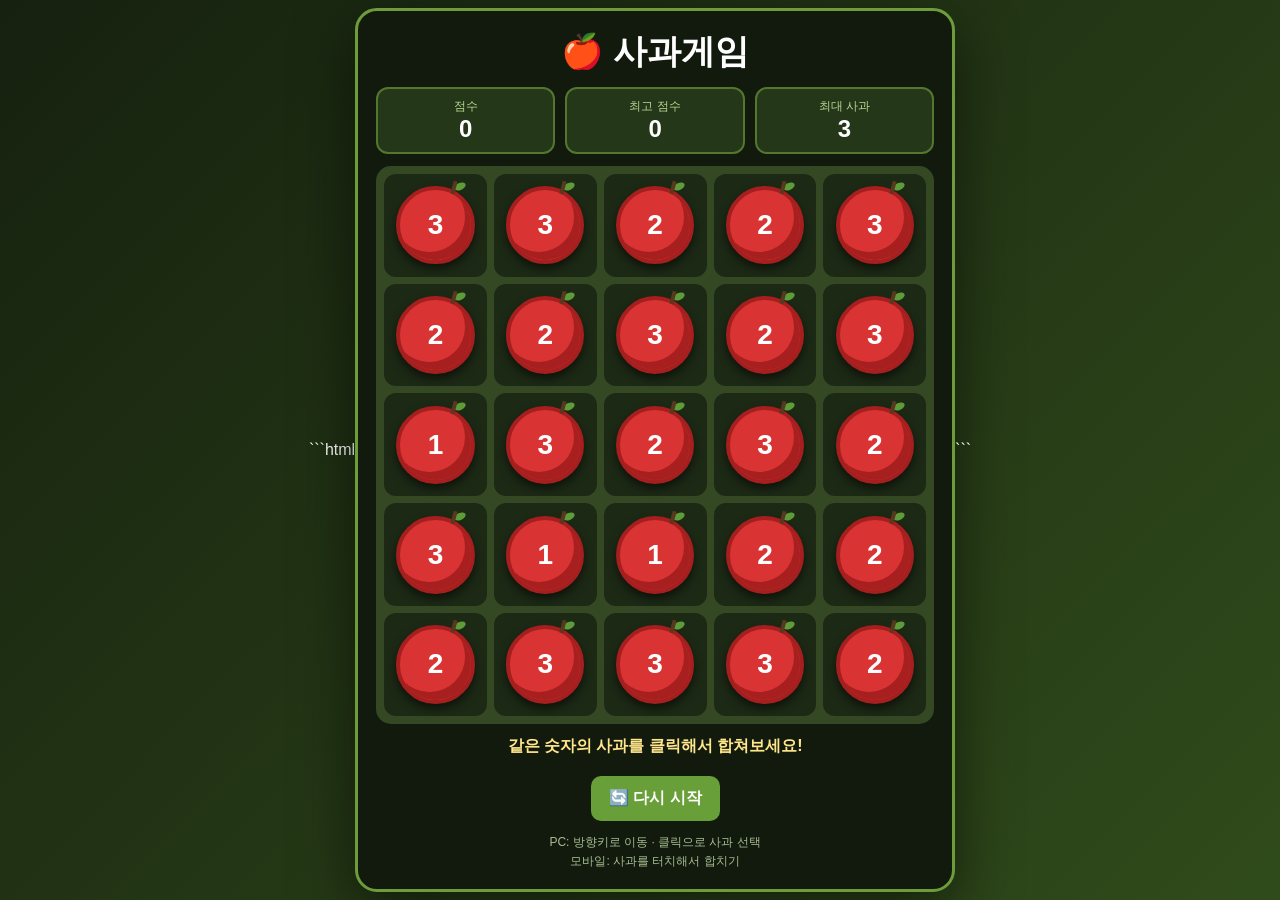
<file: mega_rpg_100k.html>
```html
<!DOCTYPE html>
<html lang="ko">
<head>
<meta charset="UTF-8">
<meta name="viewport" content="width=device-width,initial-scale=1.0,user-scalable=no">
<title>🍎 사과게임</title>

<style>
*{
    box-sizing:border-box;
    -webkit-tap-highlight-color:transparent;
}

body{
    margin:0;
    min-height:100vh;
    background:linear-gradient(135deg,#16210f,#304b1b);
    color:white;
    font-family:Arial,sans-serif;
    display:flex;
    justify-content:center;
    align-items:center;
}

#game{
    width:min(96vw,600px);
    padding:18px;
    background:#111a0d;
    border:3px solid #6e9c3b;
    border-radius:22px;
    box-shadow:0 20px 60px #0008;
}

h1{
    text-align:center;
    margin:0 0 12px;
    font-size:34px;
}

#info{
    display:flex;
    justify-content:space-between;
    gap:10px;
    margin-bottom:12px;
}

.box{
    flex:1;
    background:#243719;
    border:2px solid #54762f;
    border-radius:12px;
    padding:9px;
    text-align:center;
}

.label{
    font-size:12px;
    color:#b7d693;
}

.value{
    font-size:24px;
    font-weight:bold;
}

#board{
    display:grid;
    grid-template-columns:repeat(5,1fr);
    gap:7px;
    background:#344823;
    padding:8px;
    border-radius:15px;
}

.cell{
    aspect-ratio:1;
    background:#1c2915;
    border-radius:12px;
    display:flex;
    justify-content:center;
    align-items:center;
    cursor:pointer;
    user-select:none;
    transition:transform .12s,background .12s;
}

.cell:hover{
    background:#293c1d;
}

.apple{
    width:76%;
    height:76%;
    border-radius:50%;
    background:#d93333;
    border:4px solid #a51f1f;
    display:flex;
    justify-content:center;
    align-items:center;
    position:relative;
    font-size:clamp(15px,5vw,28px);
    font-weight:bold;
    color:white;
    box-shadow:inset -6px -8px 0 #a71f1f,
               0 5px 8px #0008;
}

.apple::before{
    content:"";
    position:absolute;
    width:12px;
    height:7px;
    background:#5d9c38;
    top:-7px;
    right:5px;
    border-radius:100%;
    transform:rotate(-25deg);
}

.apple::after{
    content:"";
    position:absolute;
    width:4px;
    height:13px;
    background:#58381e;
    top:-9px;
    right:15px;
    transform:rotate(15deg);
}

.apple.merge{
    animation:merge .25s ease;
}

@keyframes merge{
    0%{
        transform:scale(.5);
    }
    60%{
        transform:scale(1.3);
    }
    100%{
        transform:scale(1);
    }
}

#message{
    min-height:28px;
    text-align:center;
    margin:12px 0;
    color:#ffe68b;
    font-weight:bold;
}

#controls{
    display:flex;
    justify-content:center;
    gap:8px;
}

button{
    border:0;
    background:#689f38;
    color:white;
    font-size:16px;
    font-weight:bold;
    padding:12px 18px;
    border-radius:10px;
    cursor:pointer;
}

button:hover{
    background:#82bd48;
}

#help{
    text-align:center;
    margin-top:12px;
    color:#a8bc92;
    font-size:12px;
    line-height:1.6;
}

#gameover{
    display:none;
    text-align:center;
    background:#000b;
    padding:18px;
    border-radius:15px;
    margin-top:12px;
}

#gameover h2{
    margin:0 0 8px;
    color:#ffdf65;
}
</style>
</head>

<body>

<div id="game">

<h1>🍎 사과게임</h1>

<div id="info">

    <div class="box">
        <div class="label">점수</div>
        <div class="value" id="score">0</div>
    </div>

    <div class="box">
        <div class="label">최고 점수</div>
        <div class="value" id="best">0</div>
    </div>

    <div class="box">
        <div class="label">최대 사과</div>
        <div class="value" id="max">1</div>
    </div>

</div>

<div id="board"></div>

<div id="message">
    같은 숫자의 사과를 클릭해서 합쳐보세요!
</div>

<div id="controls">
    <button onclick="newGame()">🔄 다시 시작</button>
</div>

<div id="gameover">
    <h2>🍎 게임 종료!</h2>
    <div id="finalScore"></div>
    <br>
    <button onclick="newGame()">다시 플레이</button>
</div>

<div id="help">
    PC: 방향키로 이동 · 클릭으로 사과 선택<br>
    모바일: 사과를 터치해서 합치기
</div>

</div>

<script>

const SIZE = 5;

let board = [];
let score = 0;

let selected = -1;

let best =
    Number(localStorage.getItem("appleBest") || 0);

const boardElement =
    document.getElementById("board");

const scoreElement =
    document.getElementById("score");

const bestElement =
    document.getElementById("best");

const maxElement =
    document.getElementById("max");

const messageElement =
    document.getElementById("message");

const gameoverElement =
    document.getElementById("gameover");

const finalScoreElement =
    document.getElementById("finalScore");


/* =========================
   게임 시작
========================= */

function newGame(){

    board = [];

    score = 0;

    selected = -1;

    gameoverElement.style.display = "none";

    for(let i=0;i<SIZE*SIZE;i++){

        board.push(
            Math.floor(Math.random()*3)+1
        );

    }

    messageElement.textContent =
        "같은 숫자의 사과를 클릭해서 합쳐보세요!";

    render();

}


/* =========================
   화면 그리기
========================= */

function render(){

    boardElement.innerHTML = "";

    let maxValue = 1;

    for(let i=0;i<board.length;i++){

        const cell =
            document.createElement("div");

        cell.className = "cell";

        const value = board[i];

        if(value > 0){

            maxValue =
                Math.max(maxValue,value);

            const apple =
                document.createElement("div");

            apple.className = "apple";

            apple.textContent = value;

            if(i === selected){
                apple.classList.add("merge");
            }

            cell.appendChild(apple);

        }

        cell.addEventListener(
            "click",
            ()=>selectApple(i)
        );

        boardElement.appendChild(cell);
    }

    scoreElement.textContent = score;

    bestElement.textContent = best;

    maxElement.textContent = maxValue;

}


/* =========================
   사과 선택
========================= */

function selectApple(index){

    if(board[index] <= 0){
        return;
    }

    if(selected === -1){

        selected = index;

        messageElement.textContent =
            board[index] +
            " 사과를 선택했습니다. 같은 숫자를 선택하세요!";

        render();

        return;
    }


    if(selected === index){

        selected = -1;

        render();

        return;
    }


    const first = board[selected];

    const second = board[index];


    /*
       같은 숫자면 합체
    */

    if(first === second){

        const newValue =
            first + 1;

        board[index] = newValue;

        board[selected] = 0;

        score += newValue * 10;

        if(score > best){

            best = score;

            localStorage.setItem(
                "appleBest",
                best
            );

        }

        selected = -1;

        messageElement.textContent =
            "🍎 " +
            first +
            " + " +
            second +
            " = " +
            newValue +
            "!";

        render();

        checkGameOver();

    }
    else{

        messageElement.textContent =
            "❌ 숫자가 다릅니다!";

        selected = index;

        render();

    }

}


/* =========================
   게임 종료 검사
========================= */

function checkGameOver(){

    /*
       빈칸이 있으면 계속
    */

    if(board.includes(0)){
        return;
    }


    /*
       합칠 수 있는 같은 숫자가
       붙어 있는지 검사
    */

    for(let y=0;y<SIZE;y++){

        for(let x=0;x<SIZE;x++){

            const index =
                y*SIZE+x;

            const value =
                board[index];

            if(x < SIZE-1){

                if(
                    board[index+1] === value
                ){
                    return;
                }

            }

            if(y < SIZE-1){

                if(
                    board[index+SIZE] === value
                ){
                    return;
                }

            }

        }

    }


    /*
       게임 종료
    */

    gameoverElement.style.display =
        "block";

    finalScoreElement.textContent =
        "최종 점수: " + score;

    messageElement.textContent =
        "게임이 끝났습니다!";

}


/* =========================
   방향키 조작
========================= */

document.addEventListener(
    "keydown",
    function(event){

        if(
            event.key === "ArrowUp" ||
            event.key === "ArrowDown" ||
            event.key === "ArrowLeft" ||
            event.key === "ArrowRight"
        ){

            event.preventDefault();

            moveSelection(event.key);

        }

        if(event.key === "Enter"){

            if(selected !== -1){

                selectApple(selected);

            }

        }

        if(
            event.key.toLowerCase() === "r"
        ){

            newGame();

        }

    }
);


/* =========================
   키보드 선택 이동
========================= */

let cursor = 0;

function moveSelection(key){

    let x =
        cursor % SIZE;

    let y =
        Math.floor(cursor / SIZE);


    if(key === "ArrowUp"){
        y--;
    }

    if(key === "ArrowDown"){
        y++;
    }

    if(key === "ArrowLeft"){
        x--;
    }

    if(key === "ArrowRight"){
        x++;
    }


    x = Math.max(
        0,
        Math.min(SIZE-1,x)
    );

    y = Math.max(
        0,
        Math.min(SIZE-1,y)
    );


    cursor =
        y*SIZE+x;

    selected = cursor;

    render();

}


/* =========================
   시작
========================= */

newGame();

</script>

</body>
</html>
```
</file>
